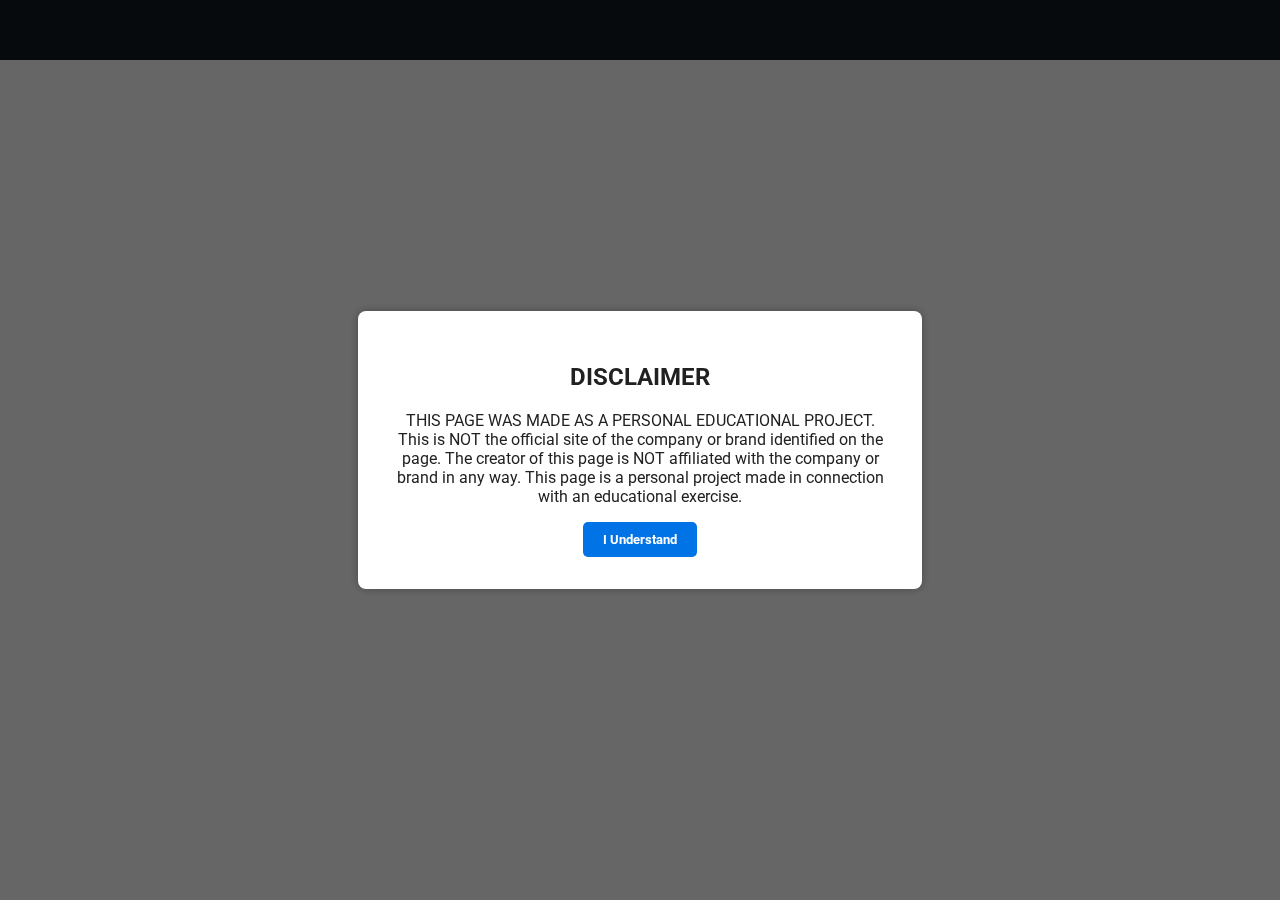
<file: index.html>
<!DOCTYPE html>
<html>
  <head>
    <title>Amazon Project</title>

    <!-- This code is needed for responsive design to work.
      (Responsive design = make the website look good on
      smaller screen sizes like a phone or a tablet). -->
    <meta name="viewport" content="width=device-width, initial-scale=1">

    <!-- Load a font called Roboto from Google Fonts. -->
    <link rel="preconnect" href="https://fonts.googleapis.com">
    <link rel="preconnect" href="https://fonts.gstatic.com" crossorigin>
    <link href="https://fonts.googleapis.com/css2?family=Roboto:wght@400;500;700&display=swap" rel="stylesheet">

    <!-- Here are the CSS files for this page. -->
    <link rel="stylesheet" href="styles/shared/general.css">
    <link rel="stylesheet" href="styles/shared/amazon-header.css">
    <link rel="stylesheet" href="styles/pages/amazon.css">

    <style>
      .disclaimer-container{
        position: fixed;
        z-index: 999;
        left: 0;
        top: 0;
        width: 100%;
        height: 100%;
        overflow: auto;
        background-color: rgba(0,0,0,0.6);
        display: flex;
        align-items: center;
        justify-content: center;
        display: none;
      }
      .disclaimer{
        background-color: #fff;
        padding: 2rem;
        border-radius: 8px;
        text-align: center;
        max-width: 500px;
        box-shadow: 0 0 10px rgba(0,0,0,0.3);
      }
      .disclaimer-button{
        margin-top: 1rem;
        padding: 10px 20px;
        font-weight: bold;
        background-color: #0073e6;
        color: white;
        border: none;
        border-radius: 5px;
        cursor: pointer;
      }
      .show-disclaimer-container{
        display: flex;
      }
    </style>

  </head>
  <body>
    <div class="amazon-header js-amazon-header">
    </div>
    
    <div class="disclaimer-container">
      <div class="disclaimer">
        <h2>DISCLAIMER</h2>
        <p>
          THIS PAGE WAS MADE AS A PERSONAL EDUCATIONAL PROJECT. This is NOT the official site of the company or brand identified on the page. The creator of this page is NOT affiliated with the company or brand in any way. This page is a personal project made in connection with an educational exercise.
        </p>
        <button class="disclaimer-button">I Understand</button>
      </div>
    </div>

    <div class="main">
      <div class="products-grid js-products-grid">
      </div>
    </div>

    <script type="module" src="scripts/amazon.js"></script>
    <script>
      let count = JSON.parse(localStorage.getItem('disclaimer')) || 0;

      const disclaimerContainer = document.querySelector('.disclaimer-container');
      const disclaimerButton = document.querySelector('.disclaimer-button');

      if(!count) disclaimerContainer.classList.add('show-disclaimer-container');

      disclaimerButton.addEventListener('click', () => {
        disclaimerContainer.classList.remove('show-disclaimer-container');
        count++;
        localStorage.setItem('disclaimer', JSON.stringify(count));
      });
    </script>
  </body>
</html>
</file>
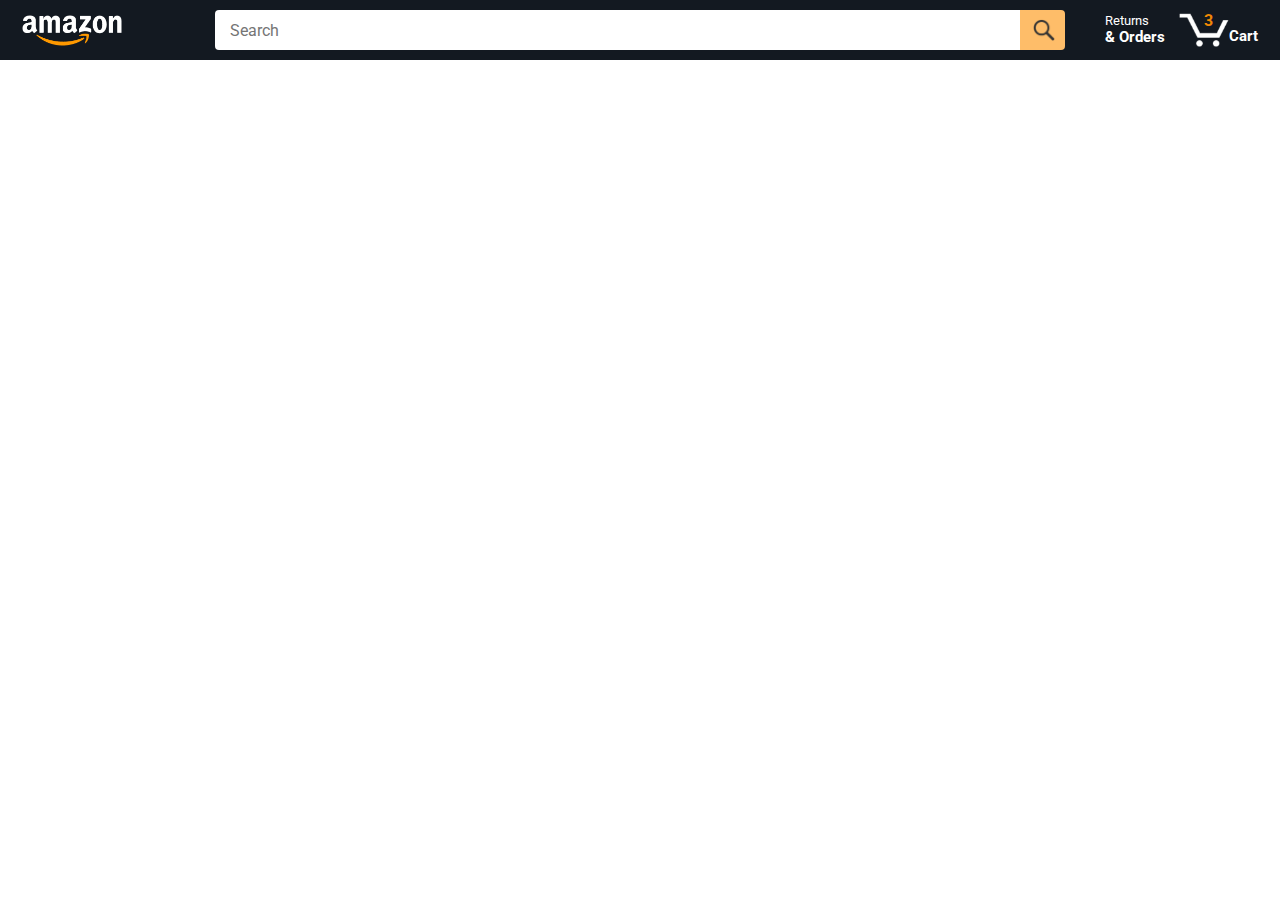
<file: amazon.html>
<!DOCTYPE html>
<html>
  <head>
    <title>Amazon Project</title>

    <!-- This code is needed for responsive design to work.
      (Responsive design = make the website look good on
      smaller screen sizes like a phone or a tablet). -->
    <meta name="viewport" content="width=device-width, initial-scale=1">

    <!-- Load a font called Roboto from Google Fonts. -->
    <link rel="preconnect" href="https://fonts.googleapis.com">
    <link rel="preconnect" href="https://fonts.gstatic.com" crossorigin>
    <link href="https://fonts.googleapis.com/css2?family=Roboto:wght@400;500;700&display=swap" rel="stylesheet">

    <!-- Here are the CSS files for this page. -->
    <link rel="stylesheet" href="styles/shared/general.css">
    <link rel="stylesheet" href="styles/shared/amazon-header.css">
    <link rel="stylesheet" href="styles/pages/amazon.css">
  </head>
  <body>
    <div class="amazon-header">
      <div class="amazon-header-left-section">
        <a href="amazon.html" class="header-link">
          <img class="amazon-logo"
            src="images/amazon-logo-white.png">
          <img class="amazon-mobile-logo"
            src="images/amazon-mobile-logo-white.png">
        </a>
      </div>

      <div class="amazon-header-middle-section">
        <input class="search-bar" type="text" placeholder="Search">

        <button class="search-button">
          <img class="search-icon" src="images/icons/search-icon.png">
        </button>
      </div>

      <div class="amazon-header-right-section">
        <a class="orders-link header-link" href="orders.html">
          <span class="returns-text">Returns</span>
          <span class="orders-text">& Orders</span>
        </a>

        <a class="cart-link header-link" href="checkout.html">
          <img class="cart-icon" src="images/icons/cart-icon.png">
          <div class="cart-quantity">3</div>
          <div class="cart-text">Cart</div>
        </a>
      </div>
    </div>
    
    <div class="main">
      <div class="products-grid js-products-grid">
      </div>
    </div>

    <script src="data/cart.js"></script>
    <script src="data/products.js"></script>
    <script src="scripts/amazon.js"></script>
  </body>
</html>
</file>
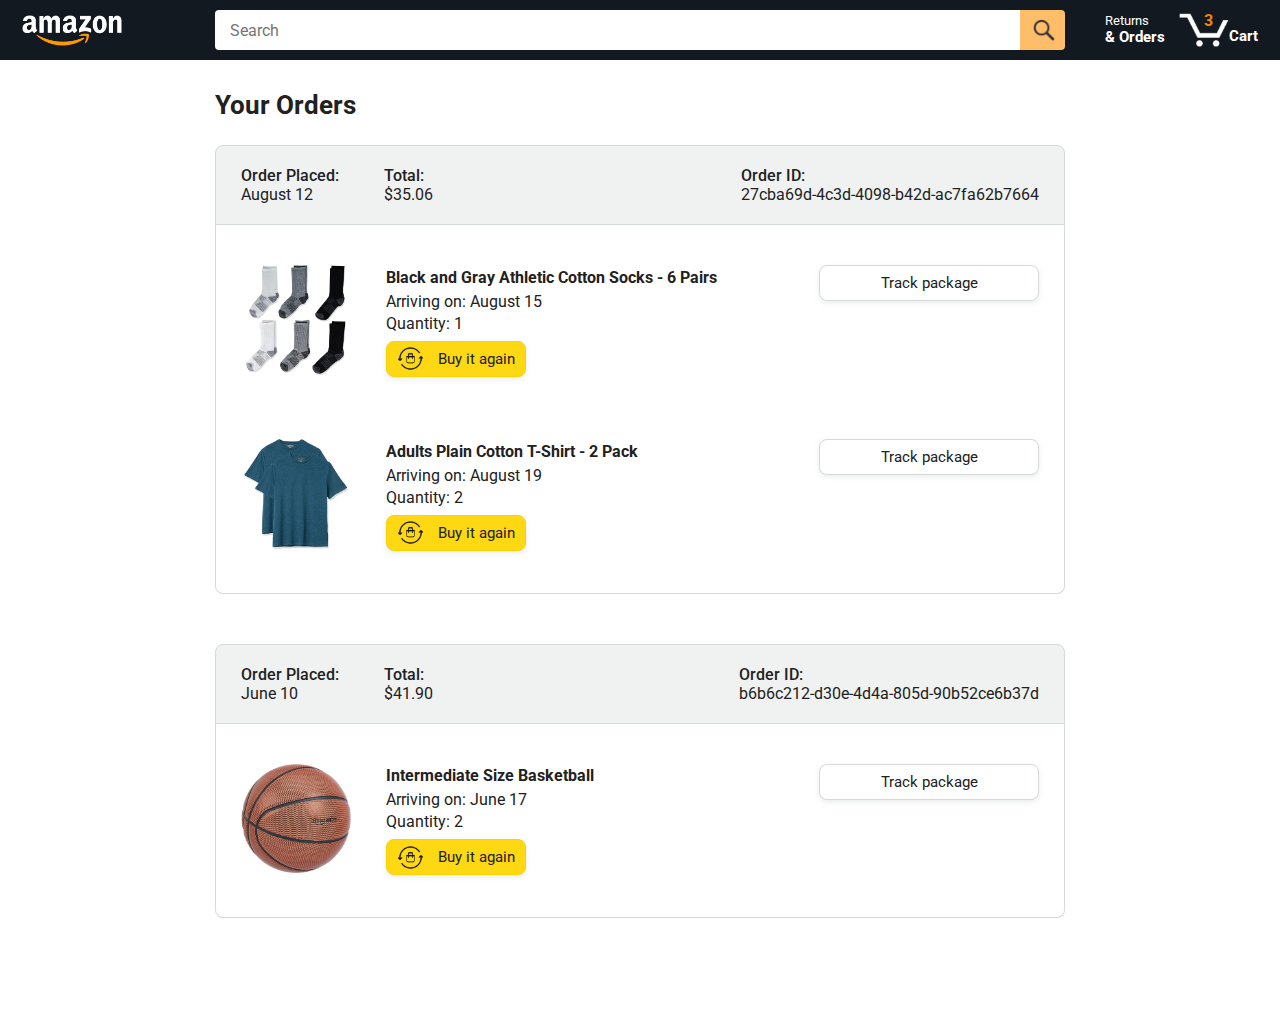
<file: orders.html>
<!DOCTYPE html>
<html>
  <head>
    <title>Orders</title>

    <!-- This code is needed for responsive design to work.
      (Responsive design = make the website look good on
      smaller screen sizes like a phone or a tablet). -->
    <meta name="viewport" content="width=device-width, initial-scale=1">

    <!-- Load a font called Roboto from Google Fonts. -->
    <link rel="preconnect" href="https://fonts.googleapis.com">
    <link rel="preconnect" href="https://fonts.gstatic.com" crossorigin>
    <link href="https://fonts.googleapis.com/css2?family=Roboto:wght@400;500;700&display=swap" rel="stylesheet">

    <!-- Here are the CSS files for this page. -->
    <link rel="stylesheet" href="styles/shared/general.css">
    <link rel="stylesheet" href="styles/shared/amazon-header.css">
    <link rel="stylesheet" href="styles/pages/orders.css">
  </head>
  <body>
    <div class="amazon-header">
      <div class="amazon-header-left-section">
        <a href="amazon.html" class="header-link">
          <img class="amazon-logo"
            src="images/amazon-logo-white.png">
          <img class="amazon-mobile-logo"
            src="images/amazon-mobile-logo-white.png">
        </a>
      </div>

      <div class="amazon-header-middle-section">
        <input class="search-bar" type="text" placeholder="Search">

        <button class="search-button">
          <img class="search-icon" src="images/icons/search-icon.png">
        </button>
      </div>

      <div class="amazon-header-right-section">
        <a class="orders-link header-link" href="orders.html">
          <span class="returns-text">Returns</span>
          <span class="orders-text">& Orders</span>
        </a>

        <a class="cart-link header-link" href="checkout.html">
          <img class="cart-icon" src="images/icons/cart-icon.png">
          <div class="cart-quantity">3</div>
          <div class="cart-text">Cart</div>
        </a>
      </div>
    </div>

    <div class="main">
      <div class="page-title">Your Orders</div>

      <div class="orders-grid">
        <div class="order-container">
          
          <div class="order-header">
            <div class="order-header-left-section">
              <div class="order-date">
                <div class="order-header-label">Order Placed:</div>
                <div>August 12</div>
              </div>
              <div class="order-total">
                <div class="order-header-label">Total:</div>
                <div>$35.06</div>
              </div>
            </div>

            <div class="order-header-right-section">
              <div class="order-header-label">Order ID:</div>
              <div>27cba69d-4c3d-4098-b42d-ac7fa62b7664</div>
            </div>
          </div>

          <div class="order-details-grid">
            <div class="product-image-container">
              <img src="images/products/athletic-cotton-socks-6-pairs.jpg">
            </div>

            <div class="product-details">
              <div class="product-name">
                Black and Gray Athletic Cotton Socks - 6 Pairs
              </div>
              <div class="product-delivery-date">
                Arriving on: August 15
              </div>
              <div class="product-quantity">
                Quantity: 1
              </div>
              <button class="buy-again-button button-primary">
                <img class="buy-again-icon" src="images/icons/buy-again.png">
                <span class="buy-again-message">Buy it again</span>
              </button>
            </div>

            <div class="product-actions">
              <a href="tracking.html?orderId=123&productId=456">
                <button class="track-package-button button-secondary">
                  Track package
                </button>
              </a>
            </div>

            <div class="product-image-container">
              <img src="images/products/adults-plain-cotton-tshirt-2-pack-teal.jpg">
            </div>

            <div class="product-details">
              <div class="product-name">
                Adults Plain Cotton T-Shirt - 2 Pack
              </div>
              <div class="product-delivery-date">
                Arriving on: August 19
              </div>
              <div class="product-quantity">
                Quantity: 2
              </div>
              <button class="buy-again-button button-primary">
                <img class="buy-again-icon" src="images/icons/buy-again.png">
                <span class="buy-again-message">Buy it again</span>
              </button>
            </div>

            <div class="product-actions">
              <a href="tracking.html">
                <button class="track-package-button button-secondary">
                  Track package
                </button>
              </a>
            </div>
          </div>
        </div>

        <div class="order-container">

          <div class="order-header">
            <div class="order-header-left-section">
              <div class="order-date">
                <div class="order-header-label">Order Placed:</div>
                <div>June 10</div>
              </div>
              <div class="order-total">
                <div class="order-header-label">Total:</div>
                <div>$41.90</div>
              </div>
            </div>

            <div class="order-header-right-section">
              <div class="order-header-label">Order ID:</div>
              <div>b6b6c212-d30e-4d4a-805d-90b52ce6b37d</div>
            </div>
          </div>

          <div class="order-details-grid">
            <div class="product-image-container">
              <img src="images/products/intermediate-composite-basketball.jpg">
            </div>

            <div class="product-details">
              <div class="product-name">
                Intermediate Size Basketball
              </div>
              <div class="product-delivery-date">
                Arriving on: June 17
              </div>
              <div class="product-quantity">
                Quantity: 2
              </div>
              <button class="buy-again-button button-primary">
                <img class="buy-again-icon" src="images/icons/buy-again.png">
                <span class="buy-again-message">Buy it again</span>
              </button>
            </div>

            <div class="product-actions">
              <a href="tracking.html">
                <button class="track-package-button button-secondary">
                  Track package
                </button>
              </a>
            </div>
          </div>
        </div>
      </div>
    </div>
  </body>
</html>
</file>
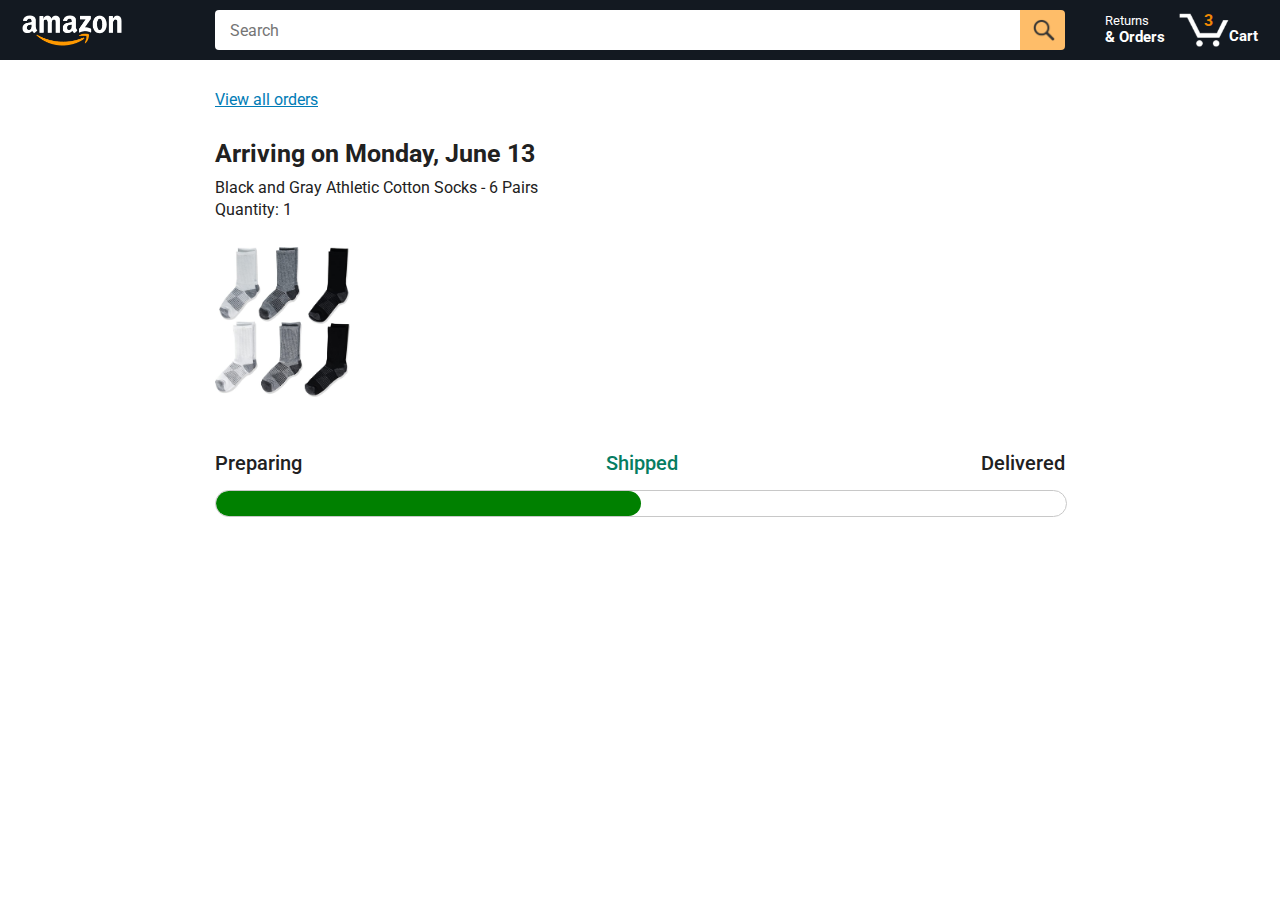
<file: tracking.html>
<!DOCTYPE html>
<html>
  <head>
    <title>Tracking</title>

    <!-- This code is needed for responsive design to work.
      (Responsive design = make the website look good on
      smaller screen sizes like a phone or a tablet). -->
    <meta name="viewport" content="width=device-width, initial-scale=1">

    <!-- Load a font called Roboto from Google Fonts. -->
    <link rel="preconnect" href="https://fonts.googleapis.com">
    <link rel="preconnect" href="https://fonts.gstatic.com" crossorigin>
    <link href="https://fonts.googleapis.com/css2?family=Roboto:wght@400;500;700&display=swap" rel="stylesheet">

    <!-- Here are the CSS files for this page. -->
    <link rel="stylesheet" href="styles/shared/general.css">
    <link rel="stylesheet" href="styles/shared/amazon-header.css">
    <link rel="stylesheet" href="styles/pages/tracking.css">
  </head>
  <body>
    <div class="amazon-header">
      <div class="amazon-header-left-section">
        <a href="amazon.html" class="header-link">
          <img class="amazon-logo"
            src="images/amazon-logo-white.png">
          <img class="amazon-mobile-logo"
            src="images/amazon-mobile-logo-white.png">
        </a>
      </div>

      <div class="amazon-header-middle-section">
        <input class="search-bar" type="text" placeholder="Search">

        <button class="search-button">
          <img class="search-icon" src="images/icons/search-icon.png">
        </button>
      </div>

      <div class="amazon-header-right-section">
        <a class="orders-link header-link" href="orders.html">
          <span class="returns-text">Returns</span>
          <span class="orders-text">& Orders</span>
        </a>

        <a class="cart-link header-link" href="checkout.html">
          <img class="cart-icon" src="images/icons/cart-icon.png">
          <div class="cart-quantity">3</div>
          <div class="cart-text">Cart</div>
        </a>
      </div>
    </div>

    <div class="main">
      <div class="order-tracking">
        <a class="back-to-orders-link link-primary" href="orders.html">
          View all orders
        </a>

        <div class="delivery-date">
          Arriving on Monday, June 13
        </div>

        <div class="product-info">
          Black and Gray Athletic Cotton Socks - 6 Pairs
        </div>

        <div class="product-info">
          Quantity: 1
        </div>

        <img class="product-image" src="images/products/athletic-cotton-socks-6-pairs.jpg">

        <div class="progress-labels-container">
          <div class="progress-label">
            Preparing
          </div>
          <div class="progress-label current-status">
            Shipped
          </div>
          <div class="progress-label">
            Delivered
          </div>
        </div>

        <div class="progress-bar-container">
          <div class="progress-bar"></div>
        </div>
      </div>
    </div>

    <script>
      const url = new URL(window.location.href);
      console.log(url.searchParams.get('orderId'));
      console.log(url.searchParams.get('productId'));
    </script>
  </body>
</html>
</file>
<file: styles/shared/general.css>
body {
  font-family: Roboto, Arial;
  color: rgb(33, 33, 33);
  /* The <body> element has a default margin of 8px
     on all sides. This removes the default margins. */
  margin: 0;
}

/* <p> elements have a default margin on the top
   and bottom. This removes the default margins. */
p {
  margin: 0;
}

button {
  cursor: pointer;
}

select {
  cursor: pointer;
}

input, select, button {
  font-family: Roboto, Arial;
}

.button-primary {
  color: rgb(33, 33, 33);
  background-color: rgb(255, 216, 20);
  border: 1px solid rgb(252, 210, 0);
  border-radius: 8px;
  cursor: pointer;
  box-shadow: 0 2px 5px rgba(213, 217, 217, 0.5);
}

.button-primary:hover {
  background-color: rgb(247, 202, 0);
  border: 1px solid rgb(242, 194, 0);
}

.button-primary:active {
  background: rgb(255, 216, 20);
  border-color: rgb(252, 210, 0);
  box-shadow: none;
}

.button-secondary {
  color: rgb(33, 33, 33);
  background: white;
  border: 1px solid rgb(213, 217, 217);
  border-radius: 8px;
  cursor: pointer;
  box-shadow: 0 2px 5px rgba(213, 217, 217, 0.5);
}

.button-secondary:hover {
  background-color: rgb(247, 250, 250);
}

.button-secondary:active {
  background-color: rgb(237, 253, 255);
  box-shadow: none;
}

/* These styles will limit text to 2 lines. Anything
   beyond 2 lines will be replaced with "..."
   You can find this code by using an A.I. tool or by
   searching in Google.
   https://css-tricks.com/almanac/properties/l/line-clamp/ */
.limit-text-to-2-lines {
  display: -webkit-box;
  -webkit-line-clamp: 2;
  -webkit-box-orient: vertical;
  overflow: hidden;
}

.link-primary {
  color: rgb(1, 124, 182);
  cursor: pointer;
}

.link-primary:hover {
  color: rgb(196, 80, 0);
}

/* Styles for dropdown selectors. */
select {
  color: rgb(33, 33, 33);
  background-color: rgb(240, 240, 240);
  border: 1px solid rgb(213, 217, 217);
  border-radius: 8px;
  padding: 3px 5px;
  font-size: 15px;
  cursor: pointer;
  box-shadow: 0 2px 5px rgba(213, 217, 217, 0.5);
}

select:focus,
input:focus {
  outline: 2px solid rgb(255, 153, 0);
}
</file>
<file: styles/shared/amazon-header.css>
.amazon-header {
  background-color: rgb(19, 25, 33);
  color: white;
  padding-left: 15px;
  padding-right: 15px;

  display: flex;
  align-items: center;
  justify-content: space-between;

  position: fixed;
  top: 0;
  left: 0;
  right: 0;
  height: 60px;
}

.amazon-header-left-section {
  width: 180px;
}

@media (max-width: 800px) {
  .amazon-header-left-section {
    width: unset;
  }
}

.header-link {
  display: inline-block;
  padding: 6px;
  border-radius: 2px;
  cursor: pointer;
  text-decoration: none;
  border: 1px solid rgba(0, 0, 0, 0);
}

.header-link:hover {
  border: 1px solid white;
}

.amazon-logo {
  width: 100px;
  margin-top: 5px;
}

.amazon-mobile-logo {
  display: none;
}

@media (max-width: 575px) {
  .amazon-logo {
    display: none;
  }

  .amazon-mobile-logo {
    display: block;
    height: 35px;
    margin-top: 5px;
  }
}

.amazon-header-middle-section {
  flex: 1;
  max-width: 850px;
  margin-left: 10px;
  margin-right: 10px;
  display: flex;
}

.search-bar {
  flex: 1;
  width: 0;
  font-size: 16px;
  height: 38px;
  padding-left: 15px;
  border: none;
  border-top-left-radius: 4px;
  border-bottom-left-radius: 4px;
  border-top-right-radius: 0;
  border-bottom-right-radius: 0;
}

.search-button {
  background-color: rgb(254, 189, 105);
  border: none;
  width: 45px;
  height: 40px;
  border-top-right-radius: 4px;
  border-bottom-right-radius: 4px;
  flex-shrink: 0;
}

.search-icon {
  height: 22px;
  margin-left: 2px;
  margin-top: 3px;
}

.amazon-header-right-section {
  width: 180px;
  flex-shrink: 0;
  display: flex;
  justify-content: end;
}

.orders-link {
  color: white;
}

.returns-text {
  display: block;
  font-size: 13px;
}

.orders-text {
  display: block;
  font-size: 15px;
  font-weight: 700;
}

.cart-link {
  color: white;
  display: flex;
  align-items: center;
  position: relative;
}

.cart-icon {
  width: 50px;
}

.cart-text {
  margin-top: 12px;
  font-size: 15px;
  font-weight: 700;
}

.cart-quantity {
  color: rgb(240, 136, 4);
  font-size: 16px;
  font-weight: 700;

  position: absolute;
  top: 4px;
  left: 22px;
  
  width: 26px;
  text-align: center;
}
</file>
<file: styles/pages/amazon.css>
.main {
  margin-top: 60px;
}

.products-grid {
  display: grid;

  /* - In CSS Grid, 1fr means a column will take up the
       remaining space in the grid.
     - If we write 1fr 1fr ... 1fr; 8 times, this will
       divide the grid into 8 columns, each taking up an
       equal amount of the space.
     - repeat(8, 1fr); is a shortcut for repeating "1fr"
       8 times (instead of typing out "1fr" 8 times).
       repeat(...) is a special property that works with
       display: grid; */
  grid-template-columns: repeat(8, 1fr);
}

/* @media is used to create responsive design (making the
   website look good on any screen size). This @media
   means when the screen width is 2000px or less, we
   will divide the grid into 7 columns instead of 8. */
@media (max-width: 2000px) {
  .products-grid {
    grid-template-columns: repeat(7, 1fr);
  }
}

/* This @media means when the screen width is 1600px or
   less, we will divide the grid into 6 columns. */
@media (max-width: 1600px) {
  .products-grid {
    grid-template-columns: repeat(6, 1fr);
  }
}

@media (max-width: 1300px) {
  .products-grid {
    grid-template-columns: repeat(5, 1fr);
  }
}

@media (max-width: 1000px) {
  .products-grid {
    grid-template-columns: repeat(4, 1fr);
  }
}

@media (max-width: 800px) {
  .products-grid {
    grid-template-columns: repeat(3, 1fr);
  }
}

@media (max-width: 575px) {
  .products-grid {
    grid-template-columns: repeat(2, 1fr);
  }
}

@media (max-width: 450px) {
  .products-grid {
    grid-template-columns: 1fr;
  }
}

.product-container {
  padding-top: 40px;
  padding-bottom: 25px;
  padding-left: 25px;
  padding-right: 25px;

  border-right: 1px solid rgb(231, 231, 231);
  border-bottom: 1px solid rgb(231, 231, 231);

  display: flex;
  flex-direction: column;
}

.product-image-container {
  display: flex;
  justify-content: center;
  align-items: center;

  height: 180px;
  margin-bottom: 20px;
}

.product-image {
  /* Images will overflow their container by default. To
    prevent this, we set max-width and max-height to 100%
    so they stay inside their container. */
  max-width: 100%;
  max-height: 100%;
}

.product-name {
  height: 40px;
  margin-bottom: 5px;
}

.product-rating-container {
  display: flex;
  align-items: center;
  margin-bottom: 10px;
}

.product-rating-stars {
  width: 100px;
  margin-right: 6px;
}

.product-rating-count {
  color: rgb(1, 124, 182);
  cursor: pointer;
  margin-top: 3px;
}

.product-price {
  font-weight: 700;
  margin-bottom: 10px;
}

.product-quantity-container {
  margin-bottom: 17px;
}

.product-spacer {
  flex: 1;
}

.added-to-cart {
  color: rgb(6, 125, 98);
  font-size: 16px;

  display: flex;
  align-items: center;
  margin-bottom: 8px;

  /* At first, the "Added to cart" message will
     be invisible. Use JavaScript to change the
     opacity and make it visible. */
  opacity: 0;
}

.added-to-cart img {
  height: 20px;
  margin-right: 5px;
}

.add-to-cart-button {
  width: 100%;
  padding: 8px;
  border-radius: 50px;
}

.added-to-cart-visible{
  opacity: 1;
}
</file>
<file: styles/pages/orders.css>
.main {
  max-width: 850px;
  margin-top: 90px;
  margin-bottom: 100px;
  padding-left: 20px;
  padding-right: 20px;

  /* margin-left: auto;
     margin-right auto;
     Is a trick for centering an element horizontally
     without needing a container. */
  margin-left: auto;
  margin-right: auto;
}

.page-title {
  font-weight: 700;
  font-size: 26px;
  margin-bottom: 25px;
}

.orders-grid {
  display: grid;
  grid-template-columns: 1fr;
  row-gap: 50px;
}

.order-header {
  background-color: rgb(240, 242, 242);
  border: 1px solid rgb(213, 217, 217);

  display: flex;
  align-items: center;
  justify-content: space-between;

  padding: 20px 25px;
  border-top-left-radius: 8px;
  border-top-right-radius: 8px;
}

.order-header-left-section {
  display: flex;
  flex-shrink: 0;
}

.order-header-label {
  font-weight: 500;
}

.order-date,
.order-total {
  margin-right: 45px;
}

.order-header-right-section {
  flex-shrink: 1;
}

@media (max-width: 575px) {
  .order-header {
    flex-direction: column;
    align-items: start;
    line-height: 23px;
    padding: 15px;
  }

  .order-header-left-section {
    flex-direction: column;
  }

  .order-header-label {
    margin-right: 5px;
  }

  .order-date,
  .order-total {
    display: grid;
    grid-template-columns: auto 1fr;
    margin-right: 0;
  }

  .order-header-right-section {
    display: grid;
    grid-template-columns: auto 1fr;
  }
}

.order-details-grid {
  padding: 40px 25px;
  border: 1px solid rgb(213, 217, 217);
  border-top: none;
  border-bottom-left-radius: 8px;
  border-bottom-right-radius: 8px;

  display: grid;
  grid-template-columns: 110px 1fr 220px;
  column-gap: 35px;
  row-gap: 60px;
  align-items: center;
}

@media (max-width: 800px) {
  .order-details-grid {
    grid-template-columns: 110px 1fr;
    row-gap: 0;
    padding-bottom: 8px;
  }
}

@media (max-width: 450px) {
  .order-details-grid {
    grid-template-columns: 1fr;
  }
}

.product-image-container {
  text-align: center;
}

.product-image-container img {
  max-width: 110px;
  max-height: 110px;
}

.product-name {
  font-weight: 700;
  margin-bottom: 5px;
}

.product-delivery-date {
  margin-bottom: 3px;
}

.product-quantity {
  margin-bottom: 8px;
}

.buy-again-button {
  font-size: 15px;
  width: 140px;
  height: 36px;
  border-radius: 8px;

  display: flex;
  align-items: center;
  justify-content: center;
}

.buy-again-icon {
  width: 25px;
  margin-right: 15px;
}

.product-actions {
  align-self: start;
}

.track-package-button {
  width: 100%;
  font-size: 15px;
  padding: 8px;
}

@media (max-width: 800px) {
  .buy-again-button {
    margin-bottom: 10px;
  }

  .product-actions {
    /* grid-column: 2 means this element will be placed
       in column 2 in the grid. (Normally, the column that
       an element is placed in is determined by the order
       of the elements in the HTML. grid-column overrides
       this default ordering). */
    grid-column: 2;
    margin-bottom: 30px;
  }

  .track-package-button {
    width: 140px;
  }
}

@media (max-width: 450px) {
  .product-image-container {
    text-align: center;
    margin-bottom: 25px;
  }

  .product-image-container img {
    max-width: 150px;
    max-height: 150px;
  }

  .product-name {
    margin-bottom: 10px;
  }

  .product-quantity {
    margin-bottom: 15px;
  }

  .buy-again-button {
    width: 100%;
    margin-bottom: 15px;
  }

  .product-actions {
    /* grid-column: auto; undos grid-column: 2; from above.
       This element will now be placed in its normal column
       in the grid. */
    grid-column: auto;
    margin-bottom: 70px;
  }

  .track-package-button {
    width: 100%;
    padding: 12px;
  }
}
</file>
<file: styles/pages/tracking.css>
.main {
  max-width: 850px;
  margin-top: 90px;
  margin-bottom: 100px;
  padding-left: 30px;
  padding-right: 30px;

  /* margin-left: auto;
     margin-right auto;
     Is a trick for centering an element horizontally
     without needing a container. */
  margin-left: auto;
  margin-right: auto;
}

.back-to-orders-link {
  display: inline-block;
  margin-bottom: 30px;
}

.delivery-date {
  font-size: 25px;
  font-weight: 700;
  margin-bottom: 10px;
}

.product-info {
  margin-bottom: 3px;
}

.product-image {
  max-width: 150px;
  max-height: 150px;
  margin-top: 25px;
  margin-bottom: 50px;
}

.progress-labels-container {
  display: flex;
  justify-content: space-between;
  font-size: 20px;
  font-weight: 500;
  margin-bottom: 15px;
}

.current-status {
  color: rgb(6, 125, 98);
}

@media (max-width: 575px) {
  .progress-labels-container {
    font-size: 16px;
  }
}

@media (max-width: 450px) {
  .progress-labels-container {
    flex-direction: column;
    margin-bottom: 5px;
  }

  .progress-label {
    margin-bottom: 3px;
  }
}

.progress-bar-container {
  height: 25px;
  width: 100%;

  border: 1px solid rgb(200, 200, 200);
  border-radius: 50px;
  overflow: hidden;
}

.progress-bar {
  height: 100%;
  background-color: green;
  border-radius: 50px;
  width: 50%;
}
</file>
